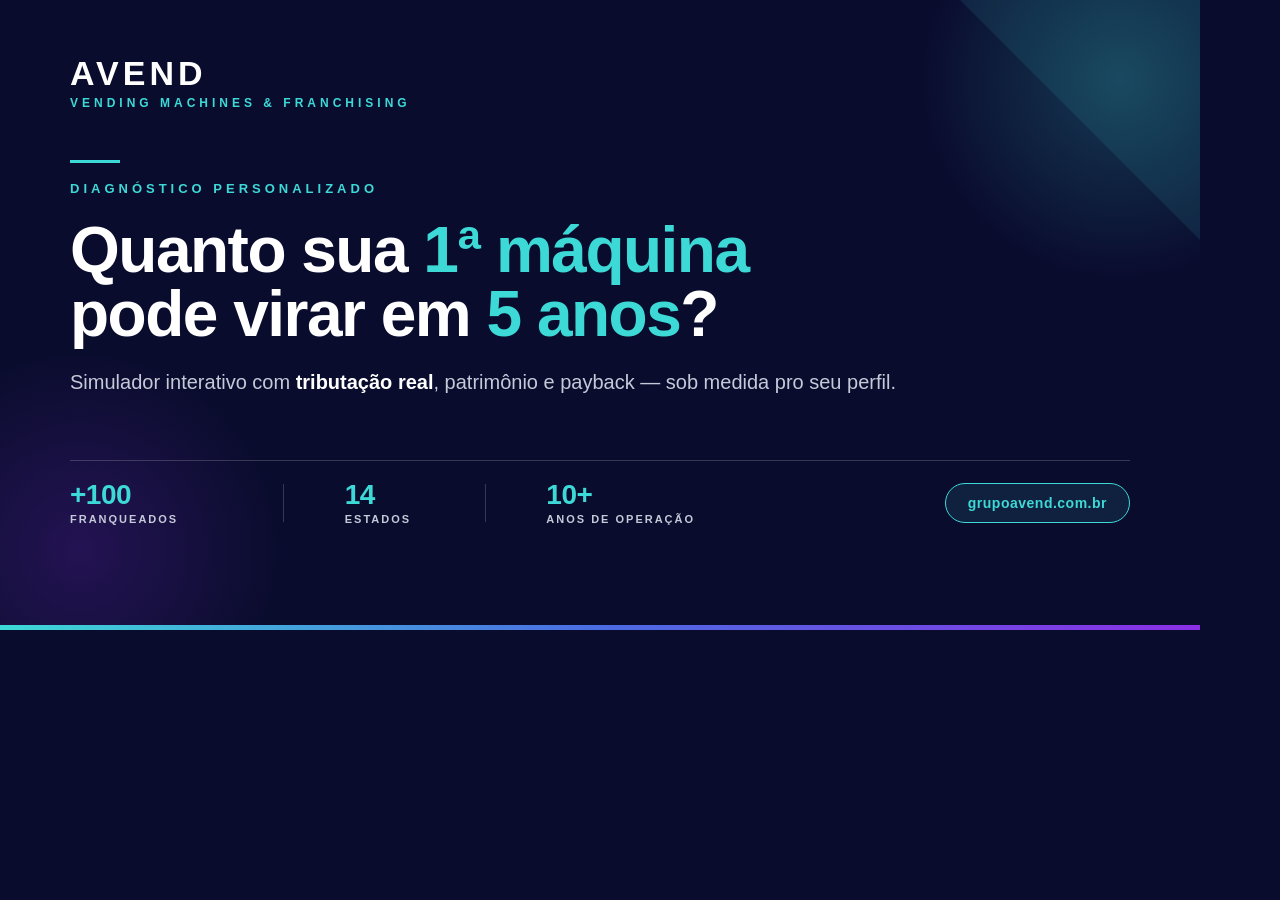
<file: og-card.html>
<!DOCTYPE html>
<html lang="pt-BR">
<head>
  <meta charset="UTF-8" />
  <title>AVEND OG Card · 1200x630</title>
  <style>
    * { box-sizing: border-box; margin: 0; padding: 0; }
    body {
      margin: 0;
      padding: 0;
      width: 1200px;
      font-family: Arial, Helvetica, sans-serif;
      background: #0a0c2e;
      color: #fff;
      -webkit-font-smoothing: antialiased;
    }
    .og {
      position: relative;
      width: 1200px;
      height: 630px;
      background: #0a0c2e;
      overflow: hidden;
    }
    .glow-1 {
      position: absolute; top: -120px; right: -120px;
      width: 400px; height: 400px;
      background: radial-gradient(circle, rgba(61,217,214,0.22), transparent 70%);
      z-index: 0;
    }
    .glow-2 {
      position: absolute; bottom: -120px; left: -120px;
      width: 400px; height: 400px;
      background: radial-gradient(circle, rgba(139,48,230,0.20), transparent 70%);
      z-index: 0;
    }
    .triangle {
      position: absolute; top: 0; right: 0;
      width: 0; height: 0;
      border-style: solid;
      border-width: 0 240px 240px 0;
      border-color: transparent #3DD9D6 transparent transparent;
      opacity: 0.10;
      z-index: 0;
    }
    .bottom-line {
      position: absolute;
      left: 0; right: 0; bottom: 0;
      height: 5px;
      background: linear-gradient(90deg, #3DD9D6 0%, #4B6CE2 50%, #8B30E6 100%);
      z-index: 5;
    }
    .content {
      position: relative;
      z-index: 2;
      padding: 56px 70px;
      width: 1200px;
      height: 630px;
    }
    .brand-name {
      font-size: 34px; font-weight: 900; letter-spacing: 4px;
      color: #fff; line-height: 1; margin: 0 0 6px;
    }
    .brand-sub {
      font-size: 12px; font-weight: bold; letter-spacing: 4px;
      text-transform: uppercase; color: #3DD9D6;
      margin: 0 0 50px;
    }
    .eyebrow-bar {
      width: 50px; height: 3px; background: #3DD9D6;
      margin: 0 0 18px;
    }
    .eyebrow {
      font-size: 13px; font-weight: bold; letter-spacing: 4px;
      text-transform: uppercase; color: #3DD9D6;
      margin: 0 0 22px;
    }
    h1 {
      font-size: 64px; line-height: 1.0; font-weight: 900;
      color: #fff; margin: 0 0 22px;
      letter-spacing: -1.5px;
    }
    h1 .grad {
      color: #3DD9D6;
    }
    .subtitle {
      font-size: 20px; line-height: 1.4;
      color: #c5cad8;
      margin: 0 0 64px;
      max-width: 1000px;
    }
    .subtitle strong { color: #fff; font-weight: bold; }
    .footer-area {
      padding-top: 20px;
      border-top: 1px solid rgba(255,255,255,0.18);
    }
    .footer-table {
      width: 100%;
      border-collapse: collapse;
    }
    .footer-table td {
      vertical-align: middle;
      padding: 0;
    }
    .stat-val {
      font-size: 28px; font-weight: 900; letter-spacing: -0.5px;
      color: #3DD9D6; line-height: 1;
    }
    .stat-lbl {
      font-size: 11px; font-weight: bold; letter-spacing: 2px;
      text-transform: uppercase; color: #c5cad8;
      margin-top: 4px;
    }
    .divider {
      width: 1px; height: 38px;
      background: rgba(255,255,255,0.18);
      margin: 0 24px;
    }
    .url-pill {
      display: inline-block;
      padding: 11px 22px;
      background: rgba(61,217,214,0.10);
      border: 1px solid #3DD9D6;
      border-radius: 999px;
      font-size: 14px; font-weight: bold;
      color: #3DD9D6;
      letter-spacing: 0.5px;
    }
  </style>
</head>
<body>
  <div class="og">
    <div class="glow-1"></div>
    <div class="glow-2"></div>
    <div class="triangle"></div>

    <div class="content">
      <div class="brand-name">AVEND</div>
      <div class="brand-sub">Vending Machines &amp; Franchising</div>

      <div class="eyebrow-bar"></div>
      <div class="eyebrow">Diagnóstico Personalizado</div>
      <h1>Quanto sua <span class="grad">1ª máquina</span><br>pode virar em <span class="grad">5 anos</span>?</h1>
      <p class="subtitle">
        Simulador interativo com <strong>tributação real</strong>, patrimônio
        e payback &mdash; sob medida pro seu perfil.
      </p>

      <div class="footer-area">
        <table class="footer-table">
          <tr>
            <td>
              <div class="stat-val">+100</div>
              <div class="stat-lbl">Franqueados</div>
            </td>
            <td><div class="divider"></div></td>
            <td>
              <div class="stat-val">14</div>
              <div class="stat-lbl">Estados</div>
            </td>
            <td><div class="divider"></div></td>
            <td>
              <div class="stat-val">10+</div>
              <div class="stat-lbl">Anos de operação</div>
            </td>
            <td style="text-align: right;">
              <span class="url-pill">grupoavend.com.br</span>
            </td>
          </tr>
        </table>
      </div>
    </div>

    <div class="bottom-line"></div>
  </div>
</body>
</html>
</file>
